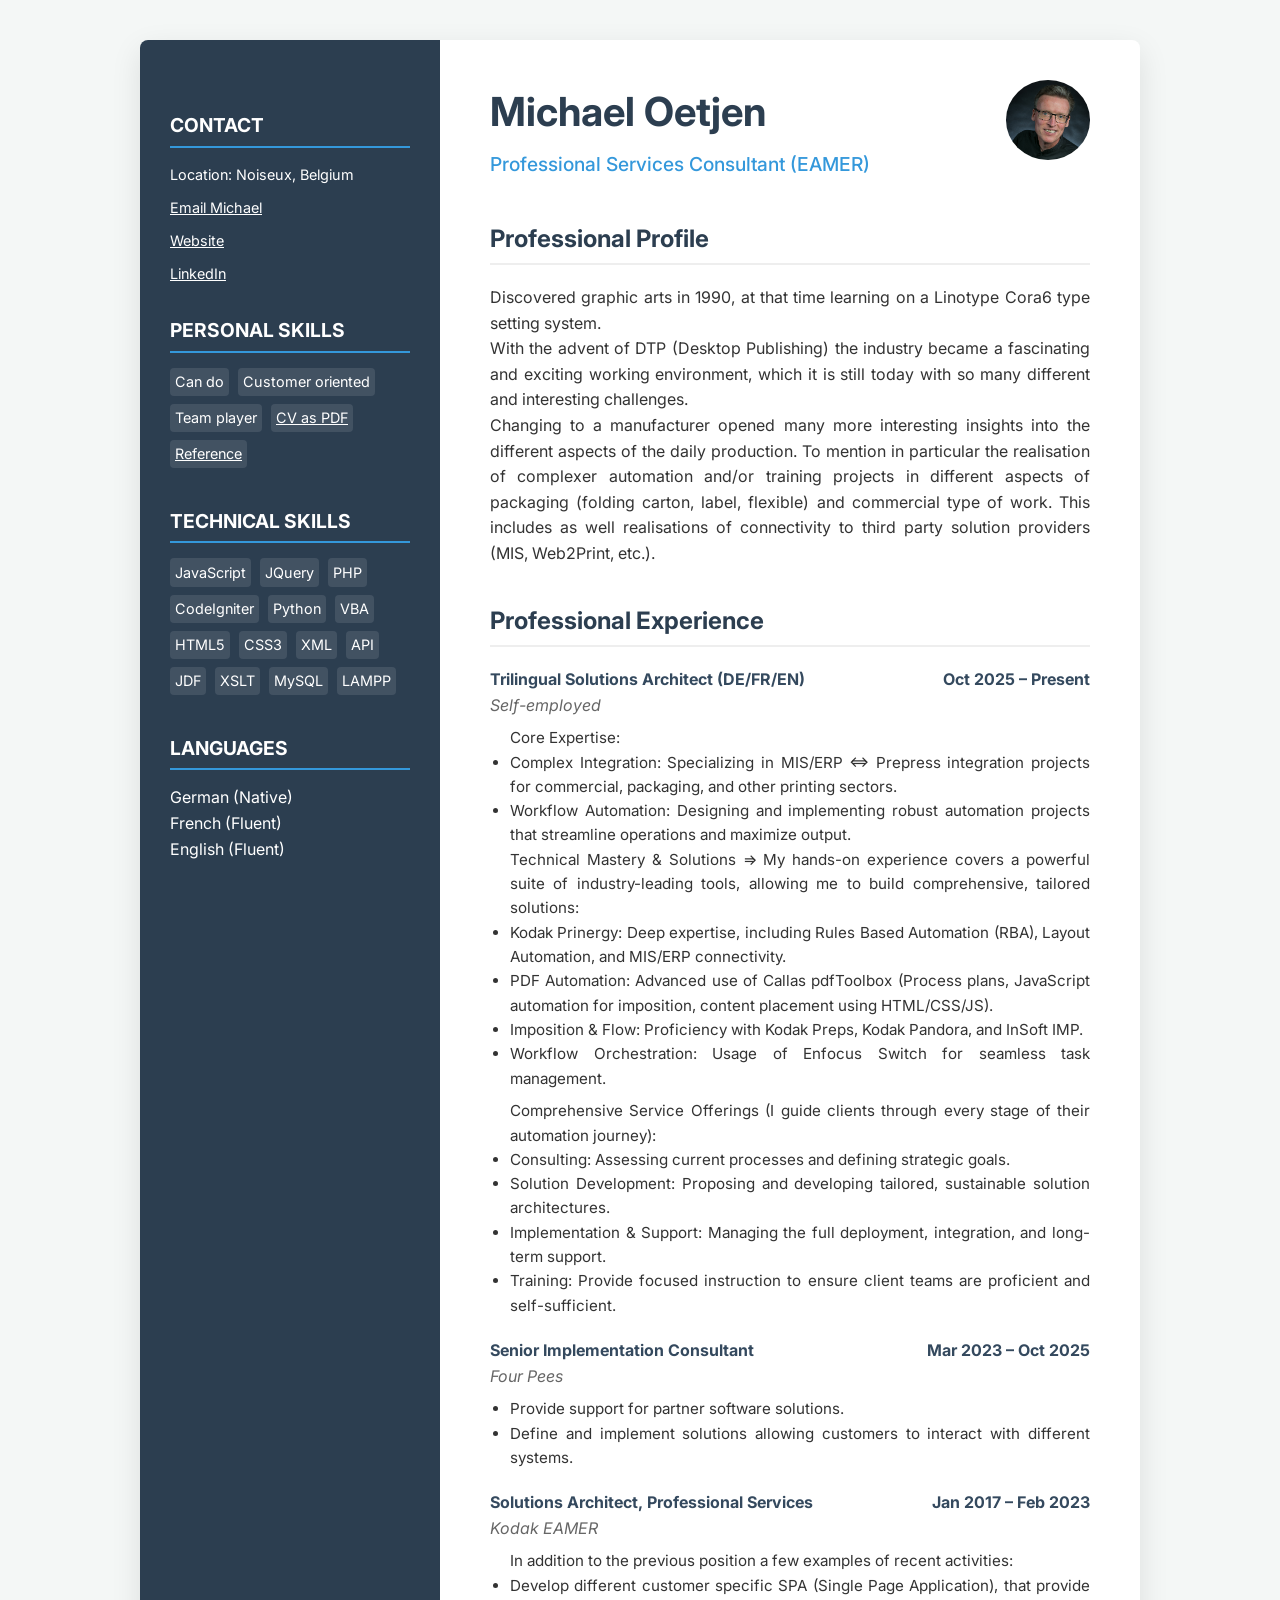
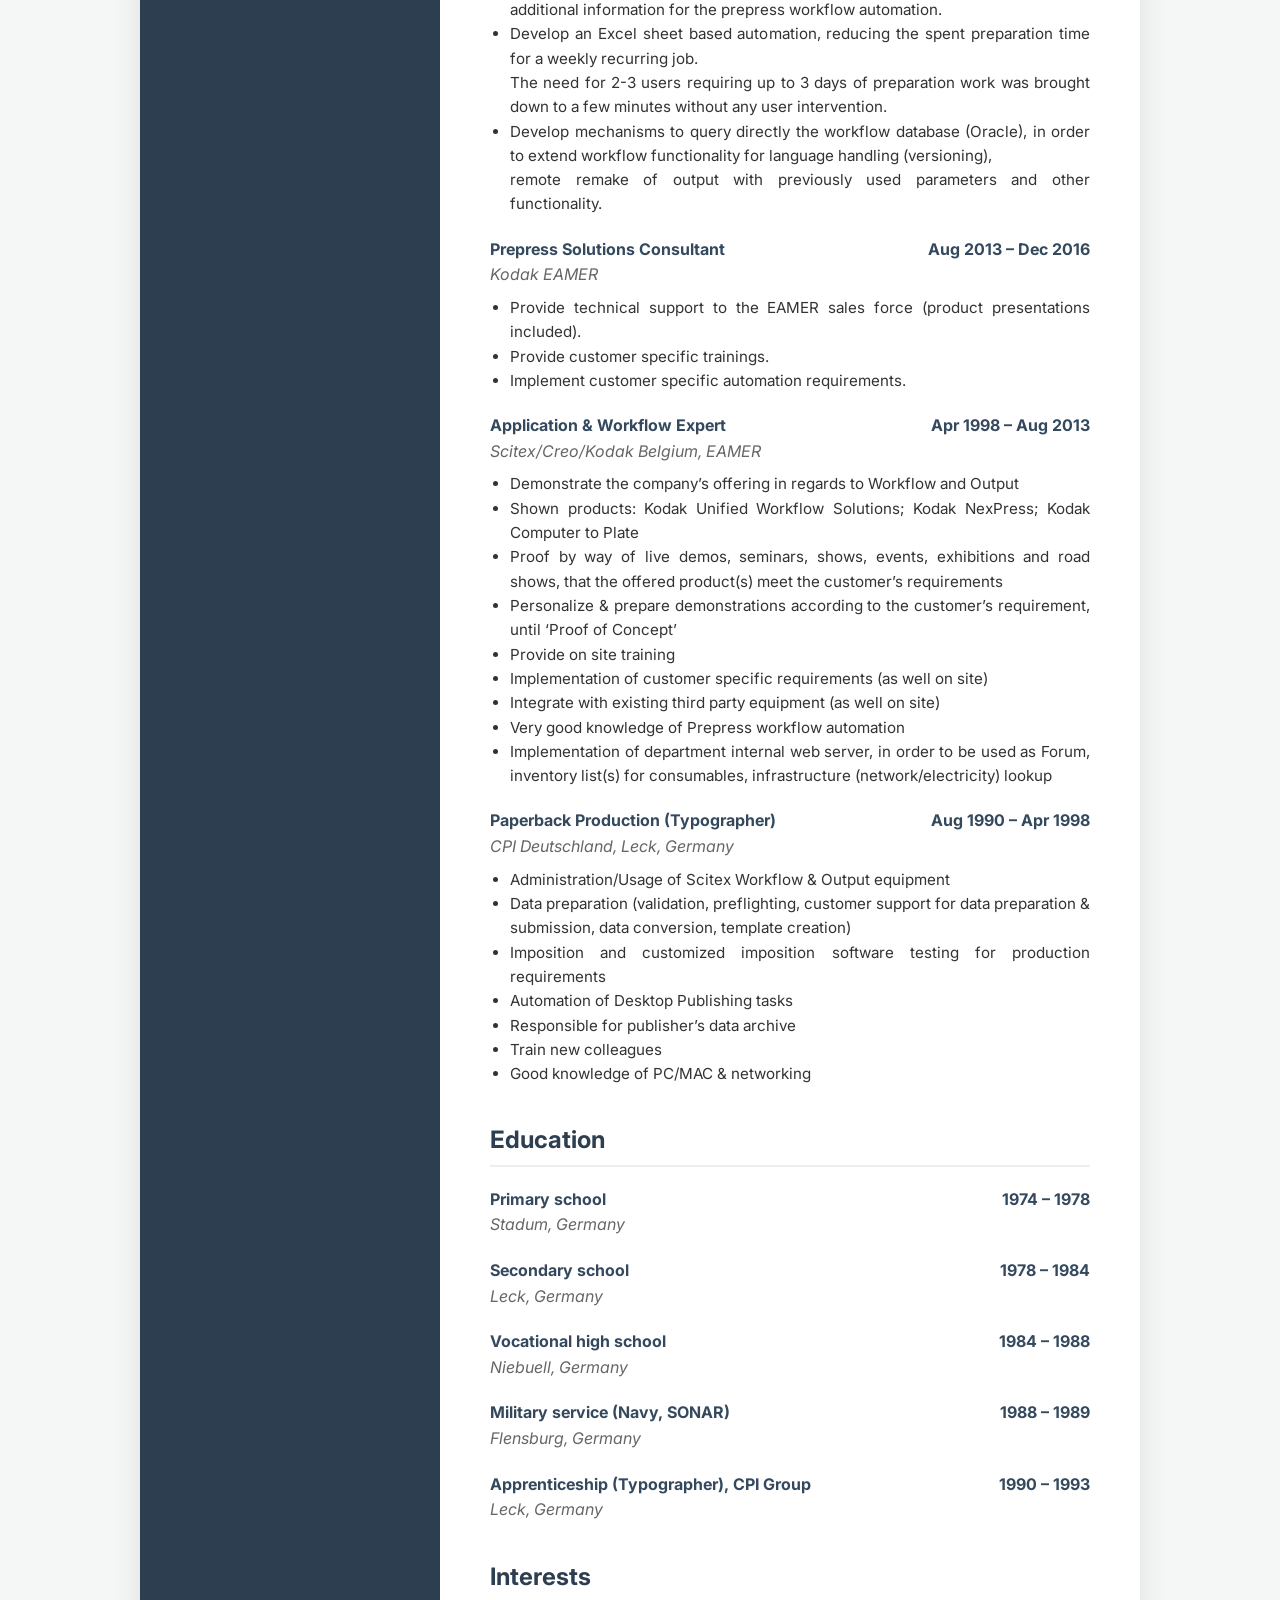
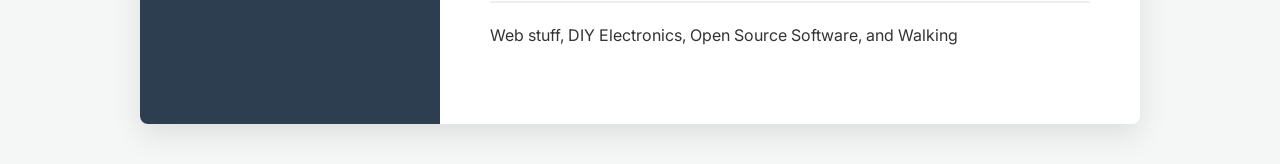
<file: CV/index.html>
<!DOCTYPE html>
<html lang="en">
<head>
	<meta charset="UTF-8">
	<meta name="viewport" content="width=device-width, initial-scale=1.0">
	<meta http-equiv="Cache-Control" content="no-cache, no-store, must-revalidate"/>
	<meta http-equiv="Pragma" content="no-cache"/>
	<meta http-equiv="Expires" content="0"/>
	<title>Michael Oetjen - Curriculum Vitae</title>
	<link rel="preconnect" href="https://fonts.googleapis.com">
	<link rel="preconnect" href="https://fonts.gstatic.com" crossorigin>
	<link href="https://fonts.googleapis.com/css2?family=Inter:wght@300;400;600;700&display=swap" rel="stylesheet">
	<link rel="stylesheet" media="screen" href="styles.css">
	<style>
	</style>
</head>
<body style="hyphens: auto;">

<div class="cv-container">
	<aside class="sidebar">
		<div class="contact-info">
			<h2>Contact</h2>
			<p>Location: Noiseux, Belgium</p>
			<p><a href="mailto:moetjen@gmail.com" style="color:white;">Email Michael</a></p>
			<p><a href="https://oetjen.online" style="color:white;" target="_blank">Website</a></p>
			<p><a href="https://www.linkedin.com/in/michaeloetjen/" style="color:white;" target="_blank">LinkedIn</a></p>
		</div>

		<h2>Personal Skills</h2>
		<ul class="skills-list">
			<li title="'impossible' doesn't exist">Can do</li>
			<li title="find the best suited solution">Customer oriented</li>
			<li title="">Team player</li>
			<li title="printable version of this CV&#013;=> opens new window/tab"><a href="CV_MichaelOetjen.pdf" style="color:white;" target="_blank" class="url">CV as PDF</li>
			<li title="former director's reference&#013;=> opens new window/tab"><a href="CV_MichaelOetjen_Eddy.pdf" style="color:white;" target="_blank" class="url">Reference</a></li>
		</ul>

		<h2>Technical Skills</h2>
		<ul class="skills-list">
			<li title="">JavaScript</li>
			<li title="">JQuery</li>
			<li title="">PHP</li>
			<li title="">CodeIgniter</li>
			<li title="">Python</li>
			<li title=".NET">VBA</li>
			<li title="">HTML5</li>
			<li title="">CSS3</li>
			<li title="">XML</li>
			<li title="find ways to communicate">API</li>
			<li title="use what is needed">JDF</li>
			<li title="help for JDF/XML">XSLT</li>
			<li title="">MySQL</li>
			<li title="">LAMPP</li>
		</ul>

		<h2>Languages</h2>
		<p>German (Native)</p>
		<p>French (Fluent)</p>
		<p>English (Fluent)</p>
	</aside>

	<main class="main-content">
		<header>
			<a href="./4S8A7141a.jpg" title="view michael&#013;=> opens new window/tab" target="_blank"><img src="4S8A7141a.jpg" style="border-radius:50%; height:5em; float:right;"/></a>
			<h1>Michael Oetjen</h1>
			<div class="subtitle">Professional Services Consultant (EAMER)</div>
		</header>

		<section id="summary">
			<h2 class="section-title">Professional Profile</h2>
			<p style="text-align: justify;">Discovered graphic arts in 1990, at that time learning on a Linotype Cora6 type setting system.</p>
			<p style="text-align: justify;">With the advent of DTP (Desktop Publishing) the industry became a fascinating and exciting working environment, which it is still today with so many different and interesting challenges.</p>
			<p style="text-align: justify;">Changing to a manufacturer opened many more interesting insights into the different aspects of the daily production. To mention in particular the realisation of complexer automation and/or training projects in different aspects of packaging (folding carton, label, flexible) and commercial type of work. This includes as well  realisations of connectivity to third party solution providers (MIS, Web2Print, etc.).</p>
		</section>

		<section id="experience">
			<h2 class="section-title">Professional Experience</h2>
			
			<div class="job-item">
				<div class="item-header">
					<span>Trilingual Solutions Architect (DE/FR/EN)</span>
					<span>Oct 2025 – Present</span>
				</div>
				<div class="item-sub">Self-employed</div>
				<ul class="details">
					Core Expertise:<br/>
					<li>Complex Integration: Specializing in MIS/ERP <=> Prepress integration projects for commercial, packaging, and other printing sectors.</li>
					<li>Workflow Automation: Designing and implementing robust automation projects that streamline operations and maximize output.</li>
					Technical Mastery & Solutions => My hands-on experience covers a powerful suite of industry-leading tools, allowing me to build comprehensive, tailored solutions:<br/>
					<li>Kodak Prinergy: Deep expertise, including Rules Based Automation (RBA), Layout Automation, and MIS/ERP connectivity.</li>
					<li>PDF Automation: Advanced use of Callas pdfToolbox (Process plans, JavaScript automation for imposition, content placement using HTML/CSS/JS).</li>
					<li>Imposition & Flow: Proficiency with Kodak Preps, Kodak Pandora, and InSoft IMP.</li>
					<li>Workflow Orchestration: Usage of Enfocus Switch for seamless task management.</li><br/>
					<div style="margin-top: -16px;">Comprehensive Service Offerings (I guide clients through every stage of their automation journey):</div>
					<li>Consulting: Assessing current processes and defining strategic goals.</li>
					<li>Solution Development: Proposing and developing tailored, sustainable solution architectures.</li>
					<li>Implementation & Support: Managing the full deployment, integration, and long-term support.</li>
					<li>Training: Provide focused instruction to ensure client teams are proficient and self-sufficient.</li>
				</ul>
			</div>

			<div class="job-item">
				<div class="item-header">
					<span>Senior Implementation Consultant</span>
					<span>Mar 2023 – Oct 2025</span>
				</div>
				<div class="item-sub">Four Pees</div>
				<ul class="details">
					<li>Provide support for partner software solutions.</li>
					<li>Define and implement solutions allowing customers to interact with different systems.</li>
				</ul>
			</div>
			
			<div class="job-item">
				<div class="item-header">
					<span>Solutions Architect, Professional Services</span>
					<span>Jan 2017 – Feb 2023</span>
				</div>
				<div class="item-sub">Kodak EAMER</div>
				<ul class="details">
					In addition to the previous position a few examples of recent activities:<br/>
					<li>Develop different customer specific SPA (Single Page Application), that provide additional information for the prepress workflow automation.</li>
					<li>Develop an Excel sheet based automation, reducing the spent preparation time for a weekly recurring job.<br>The need for 2-3 users requiring up to 3 days of preparation work was brought down to a few minutes without any user intervention.</li>
					<li>Develop mechanisms to query directly the workflow database (Oracle), in order to extend workflow functionality for language handling (versioning),<br> remote remake of output with previously used parameters and other functionality.</li>
				</ul>
			</div>
			
			<div class="job-item">
				<div class="item-header">
					<span>Prepress Solutions Consultant</span>
					<span>Aug 2013 – Dec 2016</span>
				</div>
				<div class="item-sub">Kodak EAMER</div>
				<ul class="details">
					<li>Provide technical support to the EAMER sales force (product presentations included).</li>
					<li>Provide customer specific trainings.</li>
					<li>Implement customer specific automation requirements.</li>
				</ul>
			</div>
			
			<div class="job-item">
				<div class="item-header">
					<span>Application &amp; Workflow Expert</span>
					<span>Apr 1998 – Aug 2013</span>
				</div>
				<div class="item-sub">Scitex/Creo/Kodak Belgium, EAMER</div>
				<ul class="details">
					<li>Demonstrate the company’s offering in regards to Workflow and Output</li>
					<li>Shown products: Kodak Unified Workflow Solutions; Kodak NexPress; Kodak Computer to Plate</li>
					<li>Proof by way of live demos, seminars, shows, events, exhibitions and road shows, that the offered product(s) meet the customer’s requirements</li>
					<li>Personalize & prepare demonstrations according to the customer’s requirement, until ‘Proof of Concept’</li>
					<li>Provide on site training</li>
					<li>Implementation of customer specific requirements (as well on site)</li>
					<li>Integrate with existing third party equipment (as well on site)</li>
					<li>Very good knowledge of Prepress workflow automation</li>
					<li>Implementation of department internal web server, in order to be used as Forum, inventory list(s) for consumables, infrastructure (network/electricity) lookup</li>
				</ul>
			</div>
			
			<div class="job-item">
				<div class="item-header">
					<span>Paperback Production (Typographer)</span>
					<span>Aug 1990 – Apr 1998</span>
				</div>
				<div class="item-sub">CPI Deutschland, Leck, Germany</div>
				<ul class="details">
					<li>Administration/Usage of Scitex Workflow & Output equipment</li>
					<li>Data preparation (validation, preflighting, customer support for data preparation & submission, data conversion, template creation)</li>
					<li>Imposition and customized imposition software testing for production requirements</li>
					<li>Automation of Desktop Publishing tasks</li>
					<li>Responsible for publisher’s data archive</li>
					<li>Train new colleagues</li>
					<li>Good knowledge of PC/MAC & networking</li>
				</ul>
			</div>
		</section>

		<section id="education">
			<h2 class="section-title">Education</h2>
			<div class="edu-item">
				<div class="item-header">
					<span>Primary school</span>
					<span>1974 – 1978</span>
				</div>
				<div class="item-sub">Stadum, Germany</div>
			</div>
			<div class="edu-item">
				<div class="item-header">
					<span>Secondary school</span>
					<span>1978 – 1984</span>
				</div>
				<div class="item-sub">Leck, Germany</div>
			</div>
			<div class="edu-item">
				<div class="item-header">
					<span>Vocational high school</span>
					<span>1984 – 1988</span>
				</div>
				<div class="item-sub">Niebuell, Germany</div>
			</div>
			<div class="edu-item">
				<div class="item-header">
					<span>Military service (Navy, SONAR)</span>
					<span>1988 – 1989</span>
				</div>
				<div class="item-sub">Flensburg, Germany</div>
			</div>
			<div class="edu-item">
				<div class="item-header">
					<span>Apprenticeship (Typographer), CPI Group</span>
					<span>1990 – 1993</span>
				</div>
				<div class="item-sub">Leck, Germany</div>
			</div>
		</section>

		<section id="interests">
			<h2 class="section-title">Interests</h2>
			<p>Web stuff, DIY Electronics, Open Source Software, and Walking</p>
		</section>
	</main>
</div>

<!-- 100% privacy-first analytics -->
<script async src="https://scripts.simpleanalyticscdn.com/latest.js"></script>

</body>
</html>
</file>
<file: CV/styles.css>
:root {
	--primary-color: #2c3e50;
	--secondary-color: #34495e;
	--accent-color: #3498db;
	--text-color: #333;
	--bg-light: #f4f7f6;
	--white: #ffffff;
}

* { margin: 0; padding: 0; box-sizing: border-box; }

body {
	font-family: 'Inter', sans-serif;
	line-height: 1.6;
	color: var(--text-color);
	background-color: var(--bg-light);
	padding: 40px 20px;
}

.cv-container {
	max-width: 1000px;
	margin: 0 auto;
	background: var(--white);
	display: grid;
	grid-template-columns: 300px 1fr;
	box-shadow: 0 10px 30px rgba(0,0,0,0.1);
	border-radius: 8px;
	overflow: hidden;
}

/* Sidebar Styling */
.sidebar {
	background-color: var(--primary-color);
	color: var(--white);
	padding: 40px 30px;
}

.profile-img {
	width: 150px;
	height: 150px;
	border-radius: 50%;
	background: #eee;
	margin-bottom: 20px;
	border: 4px solid var(--accent-color);
	display: block;
}

.sidebar h2 {
	font-size: 1.2rem;
	text-transform: uppercase;
	margin-bottom: 15px;
	border-bottom: 2px solid var(--accent-color);
	padding-bottom: 5px;
	margin-top: 30px;
}

.contact-info p, .skills-list li {
	font-size: 0.9rem;
	margin-bottom: 10px;
	list-style: none;
}

.skills-list { padding: 0; }
.skills-list li {
	background: rgba(255,255,255,0.1);
	padding: 2.5px 5px;
	border-radius: 4px;
	display: inline-block;
	margin-right: 5px;
	margin-bottom: 8px;
}

/* Main Content Styling */
.main-content {
	padding: 40px 50px;
}

header {
	margin-bottom: 40px;
}

header h1 {
	font-size: 2.5rem;
	color: var(--primary-color);
	margin-bottom: 5px;
}

header .subtitle {
	font-size: 1.2rem;
	color: var(--accent-color);
	font-weight: 500;
}

section { margin-bottom: 35px; }

h2.section-title {
	font-size: 1.5rem;
	color: var(--primary-color);
	border-bottom: 2px solid #eee;
	margin-bottom: 20px;
	padding-bottom: 5px;
}

.job-item, .edu-item {
	margin-bottom: 20px;
}

.item-header {
	display: flex;
	justify-content: space-between;
	font-weight: 700;
	color: var(--secondary-color);
}

.item-sub {
	font-style: italic;
	color: #666;
	margin-bottom: 8px;
}

ul.details {
	margin-left: 20px;
	font-size: 0.95rem;
	text-align: justify;
}

/* Mobile Responsive */
@media (max-width: 768px) {
	.cv-container {
		grid-template-columns: 1fr;
	}
	.sidebar {
		text-align: center;
	}
	.profile-img { margin: 0 auto 20px; }
}

@media print {
	body { background: white; padding: 0; }
	.cv-container { box-shadow: none; }
}
</file>
